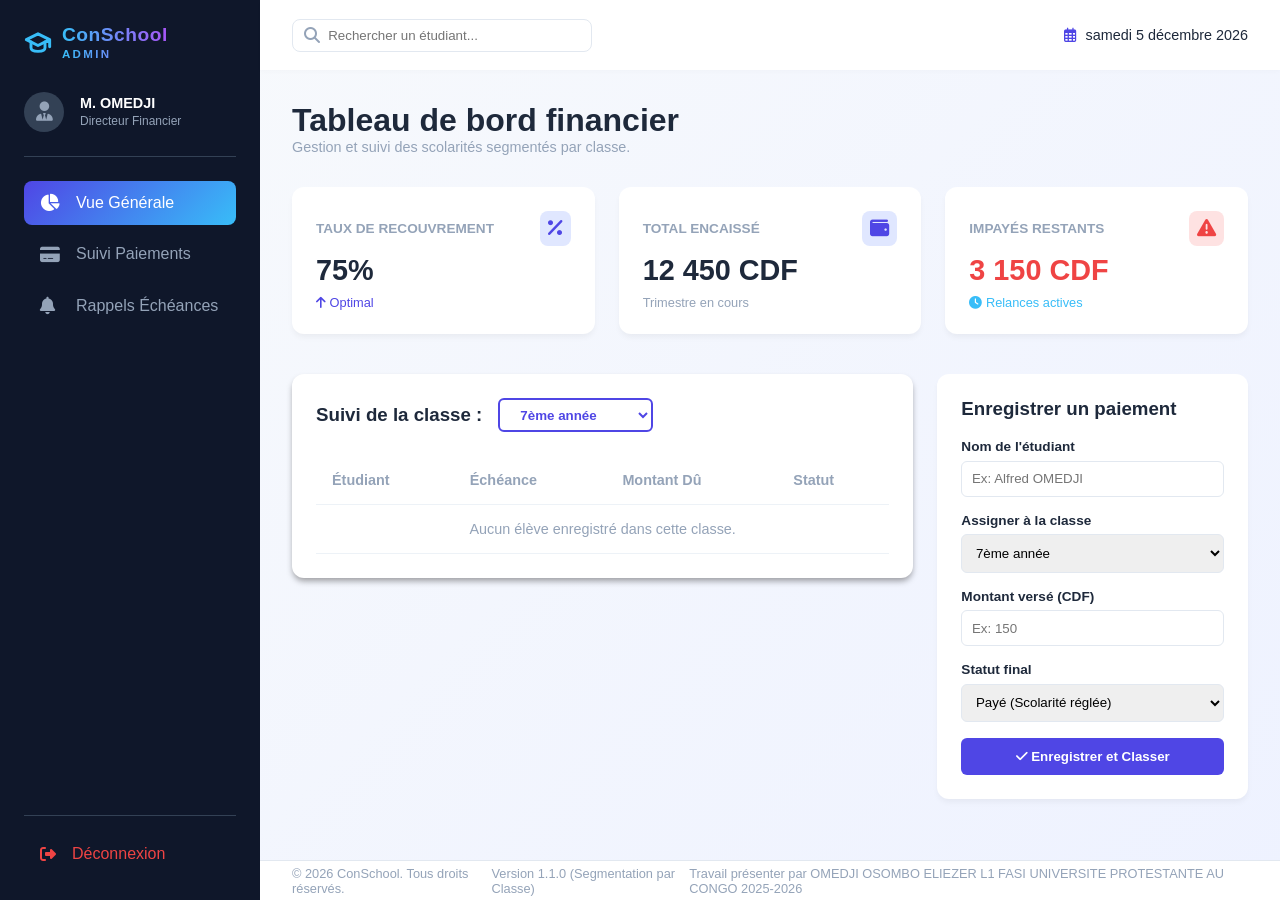
<file: admin.html>
<!DOCTYPE html>
<html lang="fr">
<head>
    <meta charset="UTF-8">
    <meta name="viewport" content="width=device-width, initial-scale=1.0">
    <title>ConSchool Admin - Gestion Financière</title>
    <link rel="stylesheet" href="https://cdnjs.cloudflare.com/ajax/libs/font-awesome/6.4.0/css/all.min.css">
    <link rel="stylesheet" href="admin.css">
</head>
<body>

    <div class="dashboard-container">
        
        <aside class="sidebar">
            <div class="sidebar-brand">
                <a href="index.html" class="site-logo" aria-label="ConSchool Admin">
                    <svg class="logo-icon" width="28" height="28" viewBox="0 0 24 24" fill="none" stroke="currentColor" stroke-width="2.5" stroke-linecap="round" stroke-linejoin="round">
                        <path d="M22 10v6M2 10l10-5 10 5-10 5z"></path>
                        <path d="M6 12v5c0 2 2 3 6 3s6-1 6-3v-5"></path>
                    </svg>
                    <div class="logo-text">Con<span class="logo-accent">School</span><span class="logo-subtitle">Admin</span></div>
                </a>
            </div>
            <div class="sidebar-user">
                <div class="user-avatar"><i class="fas fa-user-tie"></i></div>
                <div class="user-info">
                    <h4>M. OMEDJI</h4>
                    <small>Directeur Financier</small>
                </div>
            </div>
            <nav>
                <ul class="sidebar-menu">
                    <li class="active"><a href="#"><i class="fas fa-chart-pie"></i> Vue Générale</a></li>
                    <li><a href="#"><i class="fas fa-credit-card"></i> Suivi Paiements</a></li>
                    <li><a href="#"><i class="fas fa-bell"></i> Rappels Échéances</a></li>
                </ul>
            </nav>
            <div class="sidebar-footer">
                <a href="index.html" class="logout-btn"><i class="fas fa-sign-out-alt"></i> Déconnexion</a>
            </div>
        </aside>

        <header class="topbar">
            <div class="search-box">
                <i class="fas fa-search search-icon"></i>
                <input type="text" id="searchStudent" placeholder="Rechercher un étudiant...">
            </div>
            <div class="date-info">
                <i class="far fa-calendar-alt"></i> <span id="currentDate"></span>
            </div>
        </header>

        <main class="main-content">
            <div class="page-header">
                <h1>Tableau de bord financier</h1>
                <p style="color: var(--text-light); font-size: 0.9rem;">Gestion et suivi des scolarités segmentés par classe.</p>
            </div>

            <section class="finance-cards">
                <div class="card">
                    <div class="card-header-box">
                        <span class="card-title">Taux de Recouvrement</span>
                        <i class="fas fa-percentage card-icon icon-blue"></i>
                    </div>
                    <span class="card-amount" id="recoveryRate">75%</span>
                    <span class="card-status" style="color: var(--color-success)"><i class="fas fa-arrow-up"></i> Optimal</span>
                </div>
                <div class="card">
                    <div class="card-header-box">
                        <span class="card-title">Total Encaissé</span>
                        <i class="fas fa-wallet card-icon icon-green"></i>
                    </div>
                    <span class="card-amount" id="totalEncaisse">12 450 CDF</span>
                    <span class="card-status" style="color: var(--text-light)">Trimestre en cours</span>
                </div>
                <div class="card">
                    <div class="card-header-box">
                        <span class="card-title">Impayés Restants</span>
                        <i class="fas fa-exclamation-triangle card-icon icon-red"></i>
                    </div>
                    <span class="card-amount" id="totalImpayes" style="color: var(--color-danger)">3 150 CDF</span>
                    <span class="card-status" style="color: var(--color-warning)"><i class="fas fa-clock"></i> Relances actives</span>
                </div>
            </section>

            <div class="management-section">
                
                <section class="table-container">
                    <div class="table-header-flex">
                        <h3>Suivi de la classe :</h3>
                        <select id="classFilter" class="class-selector">
                            <option value="7ème année">7ème année</option>
                            <option value="8ème année">8ème année</option>
                            <option value="1ère Humanité">1ère Humanité</option>
                            <option value="2ème Humanité">2ème Humanité</option>
                            <option value="3ème Humanité">3èmé Humanité</option>
                            <option value="4ème Humanité">4ème Humanité</option>
                        </select>
                    </div>

                    <table>
                        <thead>
                            <tr>
                                <th>Étudiant</th>
                                <th>Échéance</th>
                                <th>Montant Dû</th>
                                <th>Statut</th>
                            </tr>
                        </thead>
                        <tbody id="studentTableBody">
                            </tbody>
                    </table>
                </section>

                <section class="form-container">
                    <h3>Enregistrer un paiement</h3>
                    <form id="paymentForm">
                        <div class="form-group">
                            <label for="studentName">Nom de l'étudiant</label>
                            <input type="text" id="studentName" placeholder="Ex: Alfred OMEDJI" required>
                        </div>
                        <div class="form-group">
                            <label for="studentClass">Assigner à la classe</label>
                            <select id="studentClass">
                                <option value="7ème année">7ème année</option>
                                <option value="8ème année">8ème année</option>
                                <option value="1ère Humanité">1ère Humanité</option>
                                <option value="2ème Humanité">2ème Humanité</option>
                                <option value="3ème Hmanité">3ème Humanité</option>
                                <option value="4ème Humanité">4ème Humanité</option>
                            </select>
                        </div>
                        <div class="form-group">
                            <label for="paymentAmount">Montant versé (CDF)</label>
                            <input type="number" id="paymentAmount" placeholder="Ex: 150" required>
                        </div>
                        <div class="form-group">
                            <label for="paymentStatus">Statut final</label>
                            <select id="paymentStatus">
                                <option value="paid">Payé (Scolarité réglée)</option>
                                <option value="partial">Partiel (Reste à charge)</option>
                                <option value="unpaid">En retard (Impayé)</option>
                            </select>
                        </div>
                        <button type="submit" class="submit-btn">
                            <i class="fas fa-check"></i> Enregistrer et Classer
                        </button>
                    </form>
                </section>

            </div>
        </main>

        <footer class="main-footer">
            <p>&copy; 2026 ConSchool. Tous droits réservés.</p>
            <p>Version 1.1.0 (Segmentation par Classe)</p>
            <p>Travail présenter par OMEDJI OSOMBO ELIEZER L1 FASI UNIVERSITE PROTESTANTE AU CONGO 2025-2026</p>
        </footer>

    </div>

    <script src="admin.js"></script>
</body>
</html>
</file>
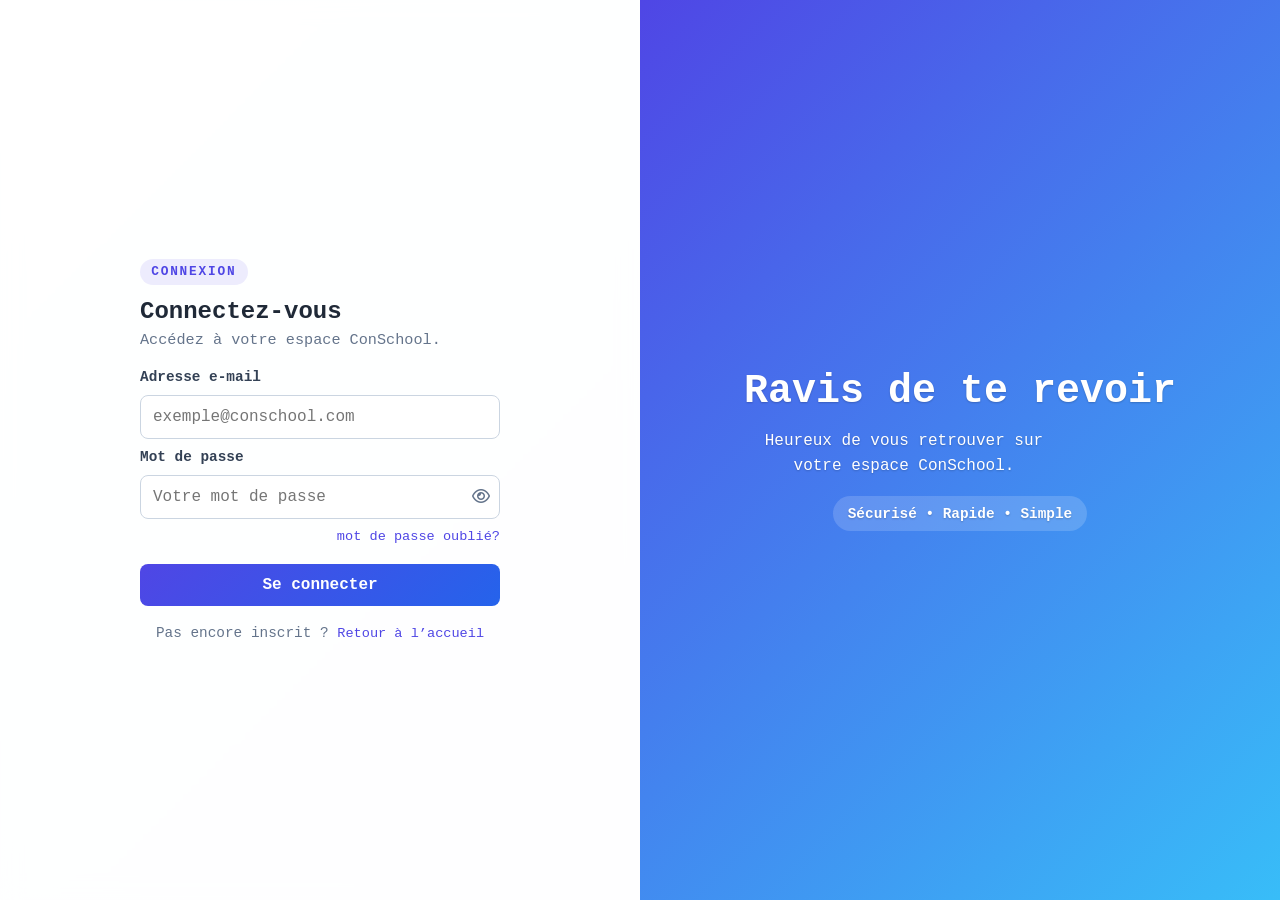
<file: Connection.html>
<!DOCTYPE html>
<html lang="fr">
<head>
    <meta charset="UTF-8">
    <meta name="viewport" content="width=device-width, initial-scale=1.0">
    <link rel="stylesheet" href="style2.css">
    <link rel="stylesheet" href="https://cdnjs.cloudflare.com/ajax/libs/font-awesome/6.4.0/css/all.min.css">
    <title>Connexion</title>
</head>
<body>
  <main class="login-container">
    <section class="form-pannel">
      <div class="id-ux">
        <div class="form-title">Connexion</div>
        <h2>Connectez-vous</h2>
        <p class="form-subtitle">Accédez à votre espace ConSchool.</p>
        <div class="input-id">
            <label for="email">Adresse e-mail</label>
            <input id="email" type="email" placeholder="exemple@conschool.com">
            <label for="password">Mot de passe</label>
            <div class="password-wrap">
                <input id="password" type="password" placeholder="Votre mot de passe">
                <button type="button" class="password-toggle" aria-label="Afficher le mot de passe" data-target="password">
                    <i class="fa-regular fa-eye"></i>
                </button>
            </div>
            <a href="#password">mot de passe oublié?</a>
            <button class="btn-login">Se connecter</button>
            <p class="form-switch">
              Pas encore inscrit ?
              <a href="index.html">Retour à l’accueil</a>
            </p>
        </div>
      </div>
    </section>

    <section class="welcome-pannel">
        <div class="welcome-content">
            <h2>Ravis de te revoir</h2>
            <p>Heureux de vous retrouver sur votre espace ConSchool.</p>
            <div class="welcome-badge">Sécurisé • Rapide • Simple</div>
        </div>
    </section>
  </main>
  <script src="script.js"></script>
</body>
</html>
</file>
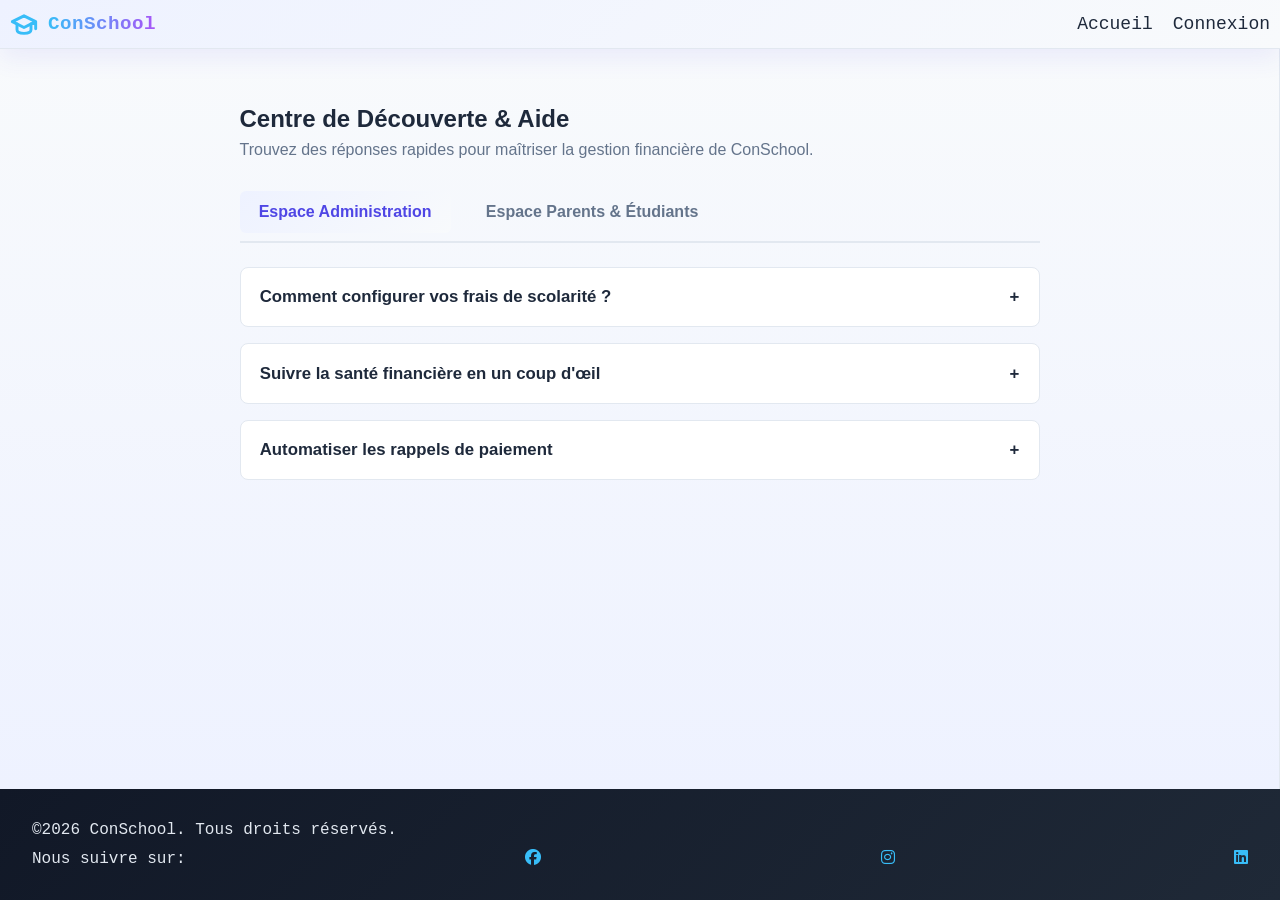
<file: decouvert.html>
<!DOCTYPE html>
<html lang="fr">
<head>
    <meta charset="UTF-8">
    <meta name="viewport" content="width=device-width, initial-scale=1.0">
    <link rel="stylesheet" href="https://cdnjs.cloudflare.com/ajax/libs/font-awesome/6.4.0/css/all.min.css">
    <link rel="stylesheet" href="style3.css">
    <script src="aide.js"></script>
    <title>Decouverte</title>
</head>
<body>
    <nav>
        <a href="index.html" class="site-logo" aria-label="ConSchool">
            <svg class="logo-icon" width="28" height="28" viewBox="0 0 24 24" fill="none" stroke="currentColor" stroke-width="2.5" stroke-linecap="round" stroke-linejoin="round">
                <path d="M22 10v6M2 10l10-5 10 5-10 5z"></path>
                <path d="M6 12v5c0 2 2 3 6 3s6-1 6-3v-5"></path>
            </svg>
            <div class="logo-text">Con<span class="logo-accent">School</span></div>
        </a>
        <div class="nav-container">
            <ul>
                <li><a href="index.html">Accueil</a></li>
                <li><a href="Connection.html">Connexion</a></li>
            </ul>
        </div>
    </nav>
    <aside>
        <div class="help-section">
  <div class="help-header">
    <h2>Centre de Découverte & Aide</h2>
    <p>Trouvez des réponses rapides pour maîtriser la gestion financière de ConSchool.</p>
  </div>

  <!-- Système d'onglets pour basculer selon le profil -->
  <div class="tabs-container">
    <button class="tab-btn active" data-tab="admin">Espace Administration</button>
    <button class="tab-btn" data-tab="parents">Espace Parents & Étudiants</button>
  </div>

  <!-- CONTENU : VUE ADMINISTRATION -->
  <div id="admin" class="tab-content active">
    
    <div class="accordion-item">
      <button class="accordion-header">Comment configurer vos frais de scolarité ? <span class="icon">+</span></button>
      <div class="accordion-body">
        <p>Rendez-vous dans vos paramètres financiers pour définir vos grilles tarifaires (par classe, niveau ou option). Le système générera automatiquement les factures globales pour l'année en une seule fois.</p>
      </div>
    </div>

    <div class="accordion-item">
      <button class="accordion-header">Suivre la santé financière en un coup d'œil <span class="icon">+</span></button>
      <div class="accordion-body">
        <p>Votre tableau de bord centralise les paiements reçus, les promesses de virement et les retards. Utilisez les filtres avancés pour exporter vos rapports financiers au format Excel ou PDF.</p>
      </div>
    </div>

    <div class="accordion-item">
      <button class="accordion-header">Automatiser les rappels de paiement <span class="icon">+</span></button>
      <div class="accordion-body">
        <p>Plus besoin de courir après les relances manuelles. Activez l'envoi automatique de notifications par e-mail ou SMS directement depuis l'onglet des impayés pour alerter les familles en retard.</p>
      </div>
    </div>

  </div>

  <!-- CONTENU : VUE PARENTS / ÉTUDIANTS -->
  <div id="parents" class="tab-content">
    
    <div class="accordion-item">
      <button class="accordion-header">Comment régler vos frais de scolarité en ligne ? <span class="icon">+</span></button>
      <div class="accordion-body">
        <p>Cliquez sur le bouton "Payer ma facture", choisissez votre mode de règlement sécurisé (Carte bancaire, Mobile Money ou Virement) et recevez instantanément votre reçu officiel par e-mail.</p>
      </div>
    </div>

    <div class="accordion-item">
      <button class="accordion-header">Consulter votre calendrier d'échéances <span class="icon">+</span></button>
      <div class="accordion-body">
        <p>Accédez à l'onglet "Échéancier" pour voir vos prochaines mensualités à venir. Cela vous permet de planifier votre budget familial en toute sérénité, sans mauvaise surprise.</p>
      </div>
    </div>

    <div class="accordion-item">
      <button class="accordion-header">Télécharger vos reçus et attestations <span class="icon">+</span></button>
      <div class="accordion-body">
        <p>Besoin d'un justificatif pour votre employeur ou pour les impôts ? Retrouvez l'historique complet de vos paiements passés et téléchargez vos documents officiels signés en un clic.</p>
      </div>
    </div>

  </div>
</div>
    </aside>
    <footer>
  <p>©<span id="year"></span> ConSchool. Tous droits réservés.</p>
        <div class="footer-social">
             <p>Nous suivre sur:</p>
                <a href=""><i class="fa-brands fa-facebook"></i></a>
                <a href=""><i class="fa-brands fa-instagram"></i></a>
                <a href=""><i class="fa-brands fa-linkedin"></i></a>
        </div>
  
        <script>
  document.getElementById("year").textContent = new Date().getFullYear();
        </script>
    </footer>
</body>
</html>
</file>
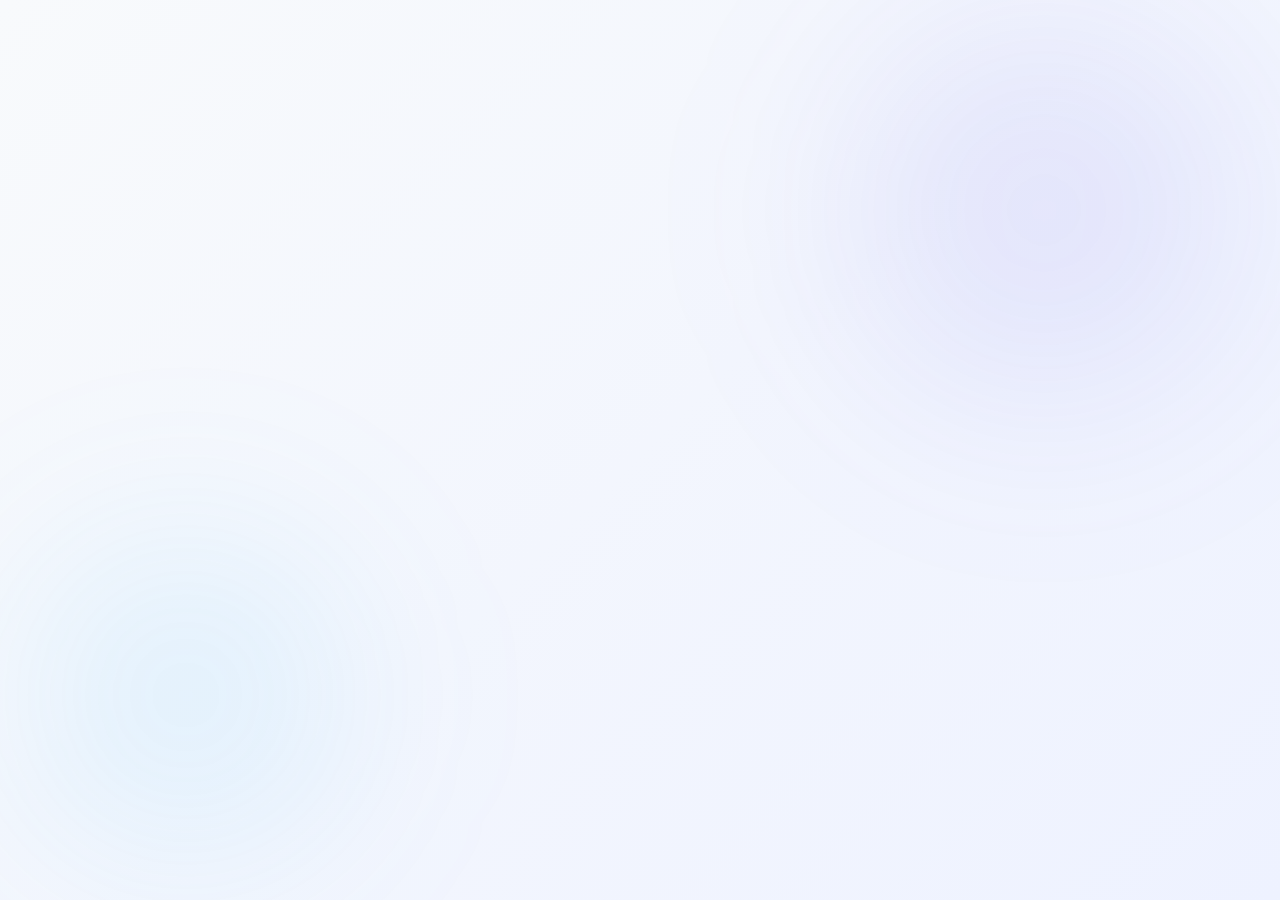
<file: eleve.html>
<!DOCTYPE html>
<html lang="en">
<head>
    <meta charset="UTF-8">
    <meta name="viewport" content="width=device-width, initial-scale=1.0">
    <link rel="stylesheet" href="élève.css">
    <title>Document</title>
</head>
<body>
    <nav></nav>
    <header></header>
    <aside></aside>
    <main></main>
    <footer></footer>
</body>
</html>
</file>
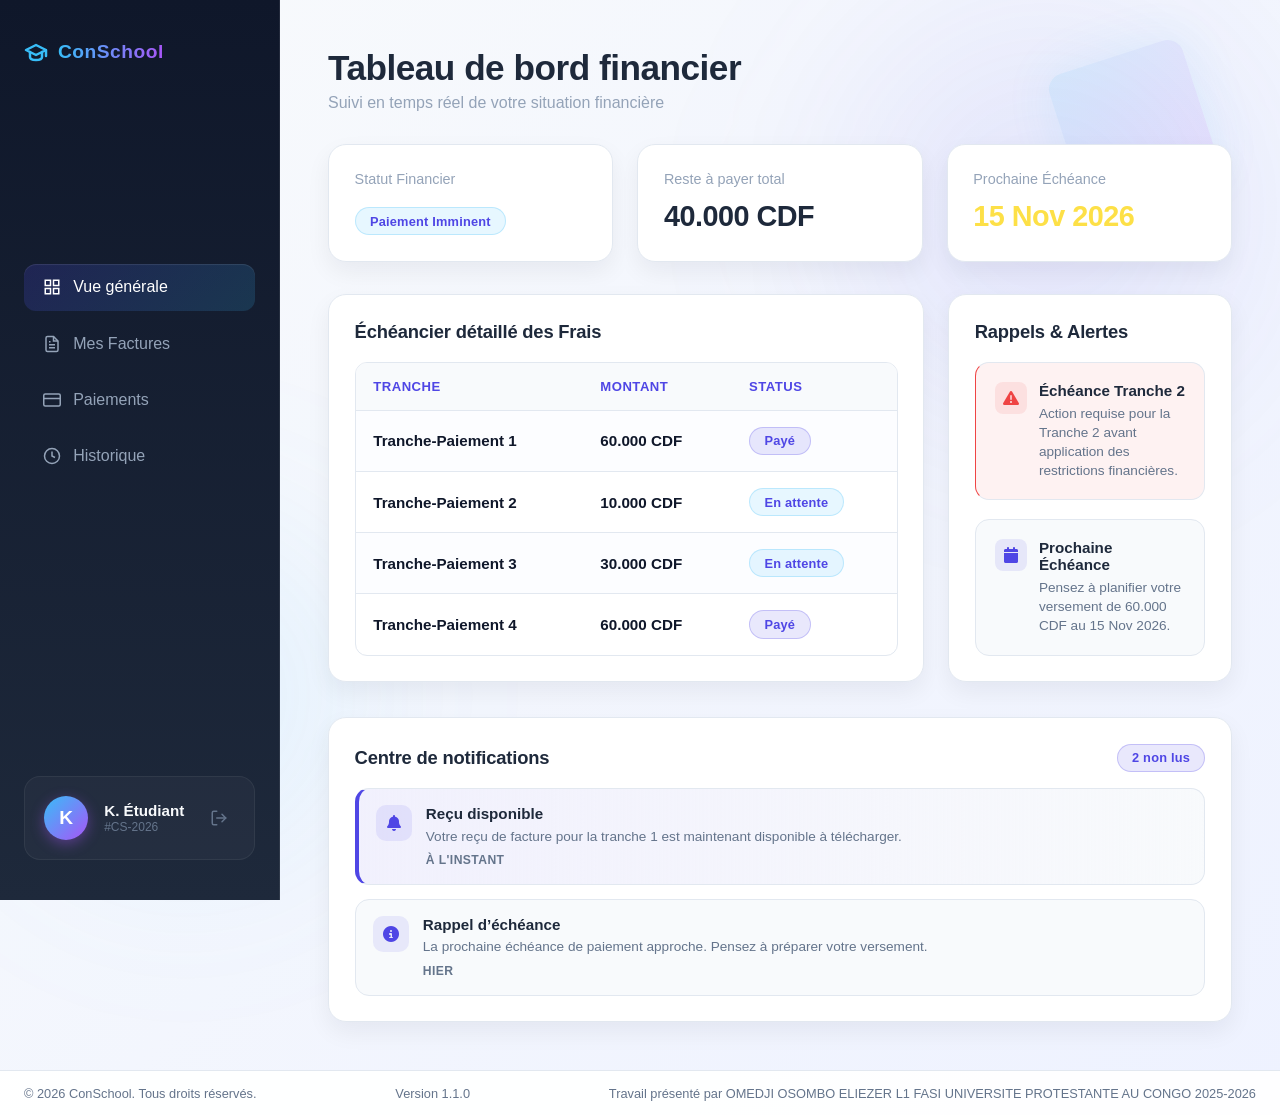
<file: student.html>
<!DOCTYPE html>
<html lang="fr">
<head>
    <meta charset="UTF-8">
    <meta name="viewport" content="width=device-width, initial-scale=1.0">
    <title>ConSchool - Espace Étudiant</title>
    <link rel="stylesheet" href="élève.css">
    <link rel="stylesheet" href="https://cdnjs.cloudflare.com/ajax/libs/font-awesome/6.4.0/css/all.min.css">
</head>
<body>

    <!-- CRISTAUX ET LUMIÈRES GÉOMÉTRIQUES -->
    <div class="bg-shapes">
        <div class="shape shape-1"></div>
        <div class="shape shape-2"></div>
    </div>

    <!-- MAIN DASHBOARD HOLDER -->
    <div class="dashboard-container">
        
        <!-- SIDEBAR NAVIGATION -->
        <aside class="sidebar">
            <div class="logo-area">
                <svg class="logo-icon" width="28" height="28" viewBox="0 0 24 24" fill="none" stroke="currentColor" stroke-width="2.5" stroke-linecap="round" stroke-linejoin="round"><path d="M22 10v6M2 10l10-5 10 5-10 5z"></path><path d="M6 12v5c0 2 2 3 6 3s6-1 6-3v-5"></path></svg>
                <div class="logo-text">ConSchool</div>
            </div>
            
            <nav class="nav-menu">
                <a href="student-dashboard.html" class="nav-link active">
                    <svg viewBox="0 0 24 24" fill="none" stroke="currentColor" stroke-width="2"><rect x="3" y="3" width="7" height="7"></rect><rect x="14" y="3" width="7" height="7"></rect><rect x="14" y="14" width="7" height="7"></rect><rect x="3" y="14" width="7" height="7"></rect></svg>
                    Vue générale
                </a>
                <a href="#" class="nav-link">
                    <svg viewBox="0 0 24 24" fill="none" stroke="currentColor" stroke-width="2"><path d="M14 2H6a2 2 0 0 0-2 2v16a2 2 0 0 0 2 2h12a2 2 0 0 0 2-2V8z"></path><polyline points="14 2 14 8 20 8"></polyline><line x1="16" y1="13" x2="8" y2="13"></line><line x1="16" y1="17" x2="8" y2="17"></line><polyline points="10 9 9 9 8 9"></polyline></svg>
                    Mes Factures
                </a>
                <a href="#" class="nav-link">
                    <svg viewBox="0 0 24 24" fill="none" stroke="currentColor" stroke-width="2"><rect x="1" y="4" width="22" height="16" rx="2" ry="2"></rect><line x1="1" y1="10" x2="23" y2="10"></line></svg>
                    Paiements
                </a>
                <a href="#" class="nav-link">
                    <svg viewBox="0 0 24 24" fill="none" stroke="currentColor" stroke-width="2"><circle cx="12" cy="12" r="10"></circle><polyline points="12 6 12 12 16 14"></polyline></svg>
                    Historique
                </a>
            </nav>

            <!-- ESPACE COMPTE ÉTUDIANT -->
            <div class="sidebar-profile">
                <div class="profile-avatar">K</div>
                <div class="profile-info">
                    <h4 class="profile-name">K. Étudiant</h4>
                    <span class="profile-id">#CS-2026</span>
                </div>
                <a href="index.html" class="logout-btn" title="Déconnexion">
                    <svg width="18" height="18" viewBox="0 0 24 24" fill="none" stroke="currentColor" stroke-width="2" stroke-linecap="round" stroke-linejoin="round">
                        <path d="M9 21H5a2 2 0 0 1-2-2V5a2 2 0 0 1 2-2h4"></path><polyline points="16 17 21 12 16 7"></polyline><line x1="21" y1="12" x2="9" y2="12"></line></svg>
                </a>
            </div>
        </aside>

        <!-- CONTENU PRINCIPAL -->
        <main class="main-content">

                <button class="menu-toggle" id="menuToggle">
                    <i class="fas fa-bars"></i> <!-- Icône Font Awesome que tu as déjà dans ton projet -->
                </button>
            
            <header class="main-header">
                <h1>Tableau de bord financier</h1>
                <p>Suivi en temps réel de votre situation financière</p>
            </header>

            <!-- CARTES DE STATUT SUPERIEURES -->
            <section class="kpi-grid">
                <div class="card">
                    <div class="kpi-title">Statut Financier</div>
                    <div class="kpi-value"><span class="badge warning">Paiement Imminent</span></div>
                </div>
                <div class="card">
                    <div class="kpi-title">Reste à payer total</div>
                    <div class="kpi-value">40.000 CDF</div>
                </div>
                <div class="card">
                    <div class="kpi-title">Prochaine Échéance</div>
                    <div class="kpi-value" style="color: #fde047;">15 Nov 2026</div>
                </div>
            </section>

            <!-- CONTENU CENTRAL -->
            <section class="content-grid">
                
                <!-- Tableau des échéances -->
                <div class="card">
                    <h3 class="card-title">Échéancier détaillé des Frais</h3>
                    <div class="table-container">
                        <table>
                            <thead>
                                <tr>
                                    <th>Tranche</th>
                                    <th>Montant</th>
                                    <th>Status</th>
                                </tr>
                            </thead>
                            <tbody>
                                <tr>
                                    <td>Tranche-Paiement 1</td>
                                    <td>60.000 CDF</td>
                                    <td><span class="badge success">Payé</span></td>
                                </tr>
                                <tr>
                                    <td>Tranche-Paiement 2</td>
                                    <td>10.000 CDF</td>
                                    <td><span class="badge warning">En attente</span></td>
                                </tr>
                                <tr>
                                    <td>Tranche-Paiement 3</td>
                                    <td>30.000 CDF</td>
                                    <td><span class="badge warning">En attente</span></td>
                                </tr>
                                <tr>
                                    <td>Tranche-Paiement 4</td>
                                    <td>60.000 CDF</td>
                                    <td><span class="badge success">Payé</span></td>
                                </tr>
                            </tbody>
                        </table>
                    </div>
                </div>

                <!-- Panneau d'alertes -->
                <div class="card">
                    <h3 class="card-title">Rappels & Alertes</h3>
                    <div class="alerts-list">
                        <div class="alert-item urgent">
                            <div class="alert-icon"><i class="fa-solid fa-triangle-exclamation"></i></div>
                            <div class="alert-content">
                                <h4>Échéance Tranche 2</h4>
                                <p>Action requise pour la Tranche 2 avant application des restrictions financières.</p>
                            </div>
                        </div>
                        <div class="alert-item">
                            <div class="alert-icon"><i class="fa-solid fa-calendar"></i></div>
                            <div class="alert-content">
                                <h4>Prochaine Échéance</h4>
                                <p>Pensez à planifier votre versement de 60.000 CDF au 15 Nov 2026.</p>
                            </div>
                        </div>
                    </div>
                </div>

            </section>

            <section class="notifications-wrapper">
                <div class="card">
                    <div class="card-header">
                        <h3 class="card-title">Centre de notifications</h3>
                        <span class="badge success">2 non lus</span>
                    </div>
                    <div class="notifications-list">
                        <div class="notification-item unread">
                            <div class="notification-icon"><i class="fa-solid fa-bell"></i></div>
                            <div class="notification-content">
                                <h4>Reçu disponible</h4>
                                <p>Votre reçu de facture pour la tranche 1 est maintenant disponible à télécharger.</p>
                                <span class="notification-meta">À l'instant</span>
                            </div>
                        </div>
                        <div class="notification-item">
                            <div class="notification-icon"><i class="fa-solid fa-circle-info"></i></div>
                            <div class="notification-content">
                                <h4>Rappel d’échéance</h4>
                                <p>La prochaine échéance de paiement approche. Pensez à préparer votre versement.</p>
                                <span class="notification-meta">Hier</span>
                            </div>
                        </div>
                    </div>
                </div>
            </section>
        </main>
    </div>

    <footer class="main-footer">
        <p>&copy; 2026 ConSchool. Tous droits réservés.</p>
        <p>Version 1.1.0</p>
        <p>Travail présenté par OMEDJI OSOMBO ELIEZER L1 FASI UNIVERSITE PROTESTANTE AU CONGO 2025-2026</p>
    </footer>

 <script src="student.js"></script>
</body>
</html>
</file>
<file: admin.css>
:root {
    --bg-primary: #f8fafc;
    --bg-sidebar: #0f172a;
    --text-main: #1e293b;
    --text-light: #94a3b8;
    --white: #ffffff;
    --color-success: #4f46e5;
    --bg-success: #e0e7ff;
    --color-danger: #ef4444;
    --bg-danger: #fee2e2;
    --color-warning: #38bdf8;
    --bg-warning: #e0f2fe;
    --primary: #4f46e5;
    --primary-hover: #4338ca;
    --accent: #38bdf8;
    --accent-2: #a855f7;
}

.site-logo {
    display: inline-flex;
    align-items: center;
    gap: 10px;
    text-decoration: none;
    color: inherit;
}
.site-logo .logo-icon {
    color: #38bdf8;
    flex-shrink: 0;
}
.site-logo .logo-text {
    font-size: 1.2rem;
    font-weight: 800;
    letter-spacing: 0.5px;
    background: linear-gradient(to right, #38bdf8, #a855f7);
    -webkit-background-clip: text;
    -webkit-text-fill-color: transparent;
}
.site-logo .logo-accent {
    color: #a855f7;
}
.site-logo .logo-subtitle {
    display: block;
    font-size: 0.72rem;
    font-weight: 700;
    letter-spacing: 0.2em;
    text-transform: uppercase;
    color: #94a3b8;
    margin-top: 2px;
}

* {
    margin: 0;
    padding: 0;
    box-sizing: border-box;
    font-family: 'Segoe UI', Tahoma, Geneva, Verdana, sans-serif;
}

body {
    background: linear-gradient(135deg, #f8fafc 0%, #eef2ff 100%);
    color: var(--text-main);
    overflow: hidden;
}

.dashboard-container {
    display: grid;
    grid-template-columns: 260px 1fr;
    grid-template-rows: 70px 1fr 40px;
    grid-template-areas: 
        "sidebar topbar"
        "sidebar main"
        "sidebar footer";
    height: 100vh;
}

/* SIDEBAR */
.sidebar {
    grid-area: sidebar;
    background-color: var(--bg-sidebar);
    color: var(--white);
    display: flex;
    flex-direction: column;
    padding: 1.5rem;
}

.sidebar-brand { margin-bottom: 2rem; }
.sidebar-brand h2 { font-size: 1.4rem; font-weight: 700; }
.sidebar-brand span { color: var(--primary); }

.sidebar-user {
    display: flex;
    align-items: center;
    gap: 1rem;
    padding-bottom: 1.5rem;
    border-bottom: 1px solid #334155;
    margin-bottom: 1.5rem;
}

.user-avatar {
    font-size: 1.2rem;
    background: #334155;
    border-radius: 50%;
    width: 40px;
    height: 40px;
    display: flex;
    align-items: center;
    justify-content: center;
    color: var(--text-light);
}

.user-info h4 { font-size: 0.9rem; }
.user-info small { color: var(--text-light); font-size: 0.75rem; }

.sidebar-menu { list-style: none; }
.sidebar-menu li { margin-bottom: 0.5rem; }
.sidebar-menu a {
    display: flex;
    align-items: center;
    gap: 1rem;
    color: #94a3b8;
    text-decoration: none;
    padding: 0.8rem 1rem;
    border-radius: 8px;
    transition: all 0.3s ease;
}
.sidebar-menu a i { width: 20px; font-size: 1.1rem; }
.sidebar-menu li.active a, .sidebar-menu a:hover {
    background: linear-gradient(135deg, var(--primary), var(--accent));
    color: var(--white);
}

.sidebar-footer { margin-top: auto; border-top: 1px solid #334155; padding-top: 1rem; }
.logout-btn { display: flex; align-items: center; gap: 1rem; color: #ef4444; text-decoration: none; padding: 0.8rem 1rem; }

/* TOPBAR */
.topbar {
    grid-area: topbar;
    background-color: var(--white);
    display: flex;
    align-items: center;
    justify-content: space-between;
    padding: 0 2rem;
    box-shadow: 0 2px 4px rgba(0,0,0,0.02);
}

.search-box { position: relative; display: flex; align-items: center; }
.search-icon { position: absolute; left: 12px; color: var(--text-light); }
.search-box input {
    padding: 0.5rem 1rem 0.5rem 2.2rem;
    border: 1px solid #e2e8f0;
    border-radius: 8px;
    width: 300px;
    outline: none;
}
.date-info { font-size: 0.9rem; font-weight: 500; }
.date-info i { color: var(--primary); margin-right: 5px; }

/* MAIN CONTENT */
.main-content { grid-area: main; padding: 2rem; overflow-y: auto; }
.page-header { margin-bottom: 2rem; }

.finance-cards {
    display: grid;
    grid-template-columns: repeat(auto-fit, minmax(240px, 1fr));
    gap: 1.5rem;
    margin-bottom: 2.5rem;
}

.card {
    background-color: var(--white);
    padding: 1.5rem;
    border-radius: 12px;
    box-shadow: 0 4px 6px -1px rgba(0,0,0,0.05);
    display: flex;
    flex-direction: column;
    gap: 0.5rem;
}

.card-header-box { display: flex; justify-content: space-between; align-items: center; }
.card-title { font-size: 0.85rem; color: var(--text-light); text-transform: uppercase; font-weight: 600; }
.card-icon { font-size: 1.2rem; padding: 0.5rem; border-radius: 8px; }
.icon-blue { color: var(--primary); background: #e0e7ff; }
.icon-green { color: var(--color-success); background: var(--bg-success); }
.icon-red { color: var(--color-danger); background: var(--bg-danger); }
.card-amount { font-size: 1.8rem; font-weight: 700; }
.card-status { font-size: 0.8rem; font-weight: 500; }

.management-section {
    display: grid;
    grid-template-columns: 2fr 1fr;
    gap: 1.5rem;
    align-items: start;
}

/* TABLEAU ET FILTRE DE CLASSE */
.table-container {
    background-color: var(--white);
    padding: 1.5rem;
    border-radius: 12px;
    box-shadow: 0 4px 6px -1px rgba(5, 4, 4, 0.374);
}

.table-header-flex {
    display: flex;
    align-items: center;
    gap: 1rem;
    margin-bottom: 1.5rem;
}

.class-selector {
    padding: 0.4rem 1rem;
    border: 2px solid var(--primary);
    border-radius: 6px;
    background-color: var(--white);
    color: var(--primary);
    font-weight: 600;
    outline: none;
    cursor: pointer;
}

table { width: 100%; border-collapse: collapse; text-align: left; }
th, td { padding: 1rem; border-bottom: 1px solid #edf2f7; font-size: 0.9rem; }
th { color: var(--text-light); font-weight: 600; }

.badge { display: inline-flex; padding: 0.25rem 0.75rem; border-radius: 50px; font-size: 0.8rem; font-weight: 600; }
.badge.paid { color: var(--color-success); background-color: var(--bg-success); }
.badge.unpaid { color: var(--color-danger); background-color: var(--bg-danger); }
.badge.partial { color: var(--color-warning); background-color: var(--bg-warning); }

/* FORMULAIRE */
.form-container {
    background-color: var(--white);
    padding: 1.5rem;
    border-radius: 12px;
    box-shadow: 0 4px 6px -1px rgba(0,0,0,0.05);
}
.form-container h3 { margin-bottom: 1.2rem; }
.form-group { display: flex; flex-direction: column; gap: 0.4rem; margin-bottom: 1rem; }
.form-group label { font-size: 0.85rem; font-weight: 600; color: var(--text-main); }
.form-group input, .form-group select { padding: 0.6rem; border: 1px solid #e2e8f0; border-radius: 6px; outline: none; }

.submit-btn {
    background-color: var(--primary);
    color: var(--white);
    border: none;
    padding: 0.7rem;
    border-radius: 6px;
    font-weight: 600;
    cursor: pointer;
    width: 100%;
    transition: background 0.2s ease;
}
.submit-btn:hover { background-color: var(--primary-hover); }

.main-footer {
    grid-area: footer;
    background-color: var(--white);
    border-top: 1px solid #e2e8f0;
    display: flex;
    align-items: center;
    justify-content: space-between;
    padding: 0 2rem;
    font-size: 0.8rem;
    color: var(--text-light);
}

/*responsive pour telephon*/
@media (max-width: 600px) {
    
    /* 1. Déblocage du scroll vertical de la page */
    body {
        overflow-y: auto !important;
        overflow-x: hidden !important;
        height: auto;
    }

    .dashboard-container {
        display: flex;
        flex-direction: column;
        height: auto;
        overflow: visible;
    }

    /* 2. Menu horizontal compact en haut */
    .sidebar { 
        padding: 1rem; 
    }
    .sidebar-user, .sidebar-footer { 
        display: none; /* Cache les détails inutiles sur mobile */
    }
    .sidebar-menu { 
        display: flex; 
        justify-content: space-between; 
        gap: 0.5rem; 
    }
    .sidebar-menu a { 
        padding: 0.6rem; 
        font-size: 0.85rem; 
        justify-content: center; 
    }

    /* 3. Barre de recherche et date l'un sous l'autre */
    .topbar { 
        flex-direction: column; 
        gap: 0.8rem; 
        padding: 1rem; 
        height: auto; 
    }
    .search-box, .search-box input { 
        width: 100%; 
    }

    /* 4. Le Slider horizontal pour les cartes financières */
    .finance-cards {
        display: flex !important;
        flex-direction: row !important;
        overflow-x: auto !important; /* Déclenche le glissement horizontal */
        scroll-snap-type: x mandatory; /* Aimante les cartes au centre */
        gap: 1rem;
        padding: 0.5rem 1rem 1rem 1rem;
        margin-left: -1rem; /* Aligne le glissement avec les bords physiques de l'écran */
        margin-right: -1rem;
        scrollbar-width: none; /* Cache la barre sur Firefox */
    }
    .finance-cards::-webkit-scrollbar {
        display: none; /* Cache la barre sur Chrome/Safari */
    }

    .finance-cards .card {
        min-width: 82vw; /* Laisse deviner la carte suivante pour inciter à glisser */
        flex-shrink: 0;  /* Empêche les cartes de se faire écraser */
        scroll-snap-align: center;
    }

    /* 5. Alignement vertical du tableau et du formulaire */
    .management-section {
        display: flex;
        flex-direction: column;
        gap: 1.5rem;
    }

    /* Protection anti-débordement pour le tableau */
    .responsive-table {
        overflow-x: auto;
        width: 100%;
        -webkit-overflow-scrolling: touch;
    }

    /* Footer en colonne */
    .main-footer { 
        flex-direction: column; 
        gap: 0.5rem; 
        padding: 1rem; 
        text-align: center; 
    }
}
</file>
<file: style2.css>
* {
    margin: 0;
    padding: 0;
    box-sizing: border-box;
    font-family:'Courier New', Courier, monospace;
}
html, body {
    height: 100%;
}
body {
    min-height: 100vh;
    background: linear-gradient(135deg, #f8fafc 0%, #eef2ff 100%);
    color: #1f2937;
    overflow-x: hidden;
}
:root {
    --primary: #4f46e5;
    --primary-2: #2563eb;
    --accent: #38bdf8;
    --accent-2: #a855f7;
    --bg-soft: #f8fafc;
    --text-main: #1e293b;
    --text-muted: #64748b;
    --border: #e2e8f0;
}
.login-container{
    display: grid;
    grid-template-columns: 1fr 1fr;
    min-height: 100vh;
    width: 100%;
    align-items: stretch;
}
.form-pannel, .welcome-pannel{
    display: flex;
    flex-direction: column;
    justify-content: center;
    align-items: center;
    padding: 40px;
}
.form-pannel {
    background: rgba(255, 255, 255, 0.9);
    backdrop-filter: blur(10px);
}
.id-ux {
    width: min(100%, 360px);
}
.form-title {
    display: inline-block;
    padding: 0.35rem 0.7rem;
    margin-bottom: 0.8rem;
    border-radius: 999px;
    background: rgba(79, 70, 229, 0.1);
    color: var(--primary);
    font-size: 0.8rem;
    font-weight: 700;
    letter-spacing: 0.14em;
    text-transform: uppercase;
}
.form-subtitle {
    margin: 0.4rem 0 1rem;
    color: #64748b;
    font-size: 0.95rem;
}
.welcome-pannel{
    background: linear-gradient(135deg, var(--primary), var(--accent));
    color: #fff;
    text-align: center;
    text-shadow: 0 1px 2px rgba(0,0,0,0.2);
}
.welcome-pannel h2{
    font-size: 2.5rem;
    margin-bottom: 15px;
}
.welcome-content p {
    max-width: 320px;
    line-height: 1.6;
}
.welcome-badge {
    display: inline-block;
    margin-top: 1rem;
    padding: 0.6rem 0.9rem;
    border-radius: 999px;
    background: rgba(255,255,255,0.16);
    font-size: 0.9rem;
    font-weight: 700;
}

.input-id {
    display: flex;
    flex-direction: column; 
    width: 100%;
    gap: 10px;
    margin-top: 20px;
}
.input-id label {
    font-size: 0.9rem;
    font-weight: 700;
    color: #334155;
}
.input-id input {
    width: 100%;
    padding: 12px;
    border: 1px solid #cbd5e1;
    border-radius: 8px;     
    font-size: 1rem;
    box-sizing: border-box;
    outline: none;
}
.password-wrap {
    position: relative;
}
.password-wrap input {
    padding-right: 44px;
}
.password-toggle {
    position: absolute;
    right: 10px;
    top: 50%;
    transform: translateY(-50%);
    border: none;
    background: transparent;
    color: #64748b;
    cursor: pointer;
    font-size: 1rem;
}
.input-id input:focus {
    border-color: var(--primary);
    box-shadow: 0 0 0 3px rgba(79, 70, 229, 0.15);
}
.input-id a {
    font-size: 0.85rem;
    color: #4f46e5;
    text-decoration: none;
    align-self: flex-end;   
}
.input-id a:hover {
    text-decoration: underline;
}
.form-switch {
    margin-top: 0.6rem;
    text-align: center;
    font-size: 0.9rem;
    color: #64748b;
}
.form-switch a {
    align-self: center;
    color: #4f46e5;
}
.input-id .btn-login {
    width: 100%;
    padding: 12px;
    background: linear-gradient(135deg, var(--primary), var(--primary-2));
    border: none;
    color: white;
    border-radius: 8px;
    font-size: 1rem;
    cursor: pointer;
    font-weight: bold;
    margin-top: 10px;
    transition: transform 0.2s ease, box-shadow 0.2s ease;
}
.input-id .btn-login:hover {
    transform: translateY(-1px);
    box-shadow: 0 8px 20px rgba(79, 70, 229, 0.25);
}
@media (max-width: 600px){
    html, body {
        height: 100%;
        overflow: hidden;
    }
    body {
        min-height: 100vh;
    }
    .login-container{
        display: flex;
        flex-direction: column;
        min-height: 100vh;
        width: 100%;
    }
    .form-pannel, .welcome-pannel {
        padding: 28px 20px;
        min-height: 100vh;
        width: 100%;
    }
    .welcome-pannel{
        display: none;
    }
}
</file>
<file: style3.css>
*{
    margin: 0;
    padding: 0;
}
.site-logo {
    display: inline-flex;
    align-items: center;
    gap: 10px;
    text-decoration: none;
    color: inherit;
}
.site-logo .logo-icon {
    color: #38bdf8;
    flex-shrink: 0;
}
.site-logo .logo-text {
    font-size: 1.2rem;
    font-weight: 800;
    letter-spacing: 0.5px;
    background: linear-gradient(to right, #38bdf8, #a855f7);
    -webkit-background-clip: text;
    -webkit-text-fill-color: transparent;
}
.site-logo .logo-accent {
    color: #a855f7;
}
body{
    min-height: 100vh;
    background: linear-gradient(135deg, #f8fafc 0%, #eef2ff 100%);
    font-family: 'Courier New', Courier, monospace;
    color: #1e293b;

    display: grid;
    grid-template-columns: 300px 1fr;
    grid-template-rows: auto 1fr auto;
    grid-template-areas: 
    "navbar navbar"
    "sidebar sidebar"
    "sidebar footer";
}
nav{
    top: 0;
    position: sticky;
    grid-area: navbar;
    background: linear-gradient(135deg, #eef2ff 0%, #f8fafc 100%);
    color: var(--text-main);
    padding: 1em;
    border-bottom: 1px solid var(--border-color);
    box-shadow: 0 10px 25px rgba(79, 70, 229, 0.08);

    display: flex;
    justify-content: space-between;
    align-items: center;
    padding: 10px;
    position: sticky;
    z-index: 999;
}
.nav-container{
    display: flex;
    padding: 0;
    list-style: none;
}
nav ul{
    list-style: none;
    display: flex;
    gap: 20px;
}
nav ul li a{
    color: var(--text-main);
    text-decoration: none;
    font-size: 18px;
}
nav ul li a:hover{
    color: var(--primary-color);
}
aside{
    top: 0;
    grid-area: sidebar;
    background: linear-gradient(180deg, #f8fafc 0%, #eef2ff 100%);
    border-right: 1px solid var(--border-color);
}
main{
    grid-area: main;
}
footer{
    grid-area: footer;
    background: linear-gradient(135deg, #111827 0%, #1f2937 100%);
    color: #e2e8f0;
    padding: 2em;
}


:root {
  --primary-color: #4f46e5;
  --primary: #4f46e5;
  --primary-2: #2563eb;
  --accent: #38bdf8;
  --accent-2: #a855f7;
  --text-main: #1e293b;
  --text-muted: #64748b;
  --bg-light: #f8fafc;
  --bg-card: #ffffff;
  --border-color: #e2e8f0;
}

.help-section {
  max-width: 800px;
  margin: 2rem auto;
  padding: 1.5rem;
  font-family: 'Segoe UI', Tahoma, Geneva, Verdana, sans-serif;
}

.help-header h2 {
  color: var(--text-main);
  margin-bottom: 0.5rem;
}

.help-header p {
  color: var(--text-muted);
  margin-bottom: 2rem;
}

/* Onglets */
.tabs-container {
  display: flex;
  gap: 1rem;
  margin-bottom: 1.5rem;
  border-bottom: 2px solid var(--border-color);
  padding-bottom: 0.5rem;
}

.tab-btn {
  background: none;
  border: none;
  padding: 0.75rem 1.2rem;
  font-size: 1rem;
  font-weight: 600;
  color: var(--text-muted);
  cursor: pointer;
  transition: all 0.2s ease;
  border-radius: 6px;
}

.tab-btn:hover {
  background-color: var(--bg-light);
  color: var(--primary-color);
}

.tab-btn.active {
  color: var(--primary-color);
  background: linear-gradient(135deg, #eef2ff 0%, #f8fafc 100%);
}

/* Contenu des onglets */
.tab-content {
  display: none;
}

.tab-content.active {
  display: block;
}

/* Accordéon */
.accordion-item {
  border: 1px solid var(--border-color);
  border-radius: 8px;
  margin-bottom: 1rem;
  overflow: hidden;
  background: var(--bg-card);
  transition: box-shadow 0.2s ease;
}

.accordion-item:hover {
  box-shadow: 0 4px 6px -1px rgba(0, 0, 0, 0.05);
}

.accordion-header {
  width: 100%;
  display: flex;
  justify-content: space-between;
  align-items: center;
  padding: 1.2rem;
  background: none;
  border: none;
  text-align: left;
  font-size: 1.05rem;
  font-weight: 600;
  color: var(--text-main);
  cursor: pointer;
}

.accordion-body {
  max-height: 0;
  overflow: hidden;
  transition: max-height 0.3s ease-out;
  padding: 0 1.2rem;
  color: var(--text-muted);
  line-height: 1.6;
}

/* Classe ajoutée en JS quand l'accordéon est ouvert */
.accordion-item.open .accordion-body {
  max-height: 200px; /* Ajuste selon la taille de ton texte */
  padding-bottom: 1.2rem;
}

.accordion-item.open .icon {
  transform: rotate(45deg);
  color: var(--primary-color);
}

.icon {
  transition: transform 0.2s ease;
  font-weight: bold;
}
footer{
  color: #e2e8f0;
  background: linear-gradient(135deg, #111827 0%, #1f2937 100%);
}
.footer-social{
  display: flex;
  justify-content: space-between;
  margin-top: 10px;
  align-items: center;
  gap: 12px;
}
.footer-social a {
  color: #38bdf8;
  text-decoration: none;
}
.footer-social i{
  font-size: 1rem;
}

@media (min-width: 320px){
    body{
        grid-template-areas: 
        "navbar navbar"
        "sidebar sidebar"
        "footer footer"
        ;
    }
}
</file>
<file: élève.css>
/* 1. INITIALISATION & FOND GRAPHIQUE DE L'IMAGE */
        * {
            margin: 0;
            padding: 0;
            box-sizing: border-box;
            font-family: 'Segoe UI', Roboto, Helvetica, Arial, sans-serif;
        }

        :root {
            --primary: #4f46e5;
            --primary-2: #2563eb;
            --accent: #38bdf8;
            --accent-2: #a855f7;
            --bg-soft: #f8fafc;
            --bg-card: #ffffff;
            --text-main: #1e293b;
            --text-muted: #64748b;
            --border: #e2e8f0;
        }

        body {
            background: linear-gradient(135deg, #f8fafc 0%, #eef2ff 100%);
            color: var(--text-main);
            min-height: 100vh;
            position: relative;
            overflow-x: hidden;
            display: block;
        }

        body::before {
            content: "";
            position: fixed;
            top: -10%;
            right: -5%;
            width: 600px;
            height: 600px;
            background: radial-gradient(circle, rgba(79, 70, 229, 0.12) 0%, rgba(0, 0, 0, 0) 70%);
            filter: blur(80px);
            z-index: -2;
            pointer-events: none;
        }

        body::after {
            content: "";
            position: fixed;
            bottom: -5%;
            left: -5%;
            width: 500px;
            height: 500px;
            background: radial-gradient(circle, rgba(56, 189, 248, 0.12) 0%, rgba(0, 0, 0, 0) 70%);
            filter: blur(80px);
            z-index: -2;
            pointer-events: none;
        }

        .bg-shapes {
            position: fixed;
            top: 0;
            left: 0;
            width: 100%;
            height: 100%;
            z-index: -1;
            pointer-events: none;
        }

        .shape {
            position: absolute;
            border-radius: 16px;
            background: linear-gradient(135deg, rgba(79, 70, 229, 0.16), rgba(56, 189, 248, 0.12));
            box-shadow: 0 0 40px rgba(79, 70, 229, 0.1);
        }

        .shape-1 {
            width: 90px;
            height: 90px;
            bottom: 8%;
            left: 4%;
            transform: rotate(28deg);
        }

        .shape-2 {
            width: 140px;
            height: 140px;
            top: 6%;
            right: 6%;
            transform: rotate(-18deg);
            background: linear-gradient(135deg, rgba(56, 189, 248, 0.12), rgba(168, 85, 247, 0.12));
            box-shadow: 0 0 50px rgba(56, 189, 248, 0.1);
        }

        /* 2. SQUELETTE EN GRILLE (CSS GRID) */
        .dashboard-container {
            display: grid;
            grid-template-columns: 280px 1fr;
            min-height: 100vh;
        }

        /* 3. BARRE LATÉRALE (SIDEBAR GLASSMORPHISM) */
        .sidebar {
            background: linear-gradient(180deg, #0f172a 0%, #1e293b 100%);
            border-right: 1px solid rgba(255, 255, 255, 0.08);
            padding: 2.5rem 1.5rem;
            display: flex;
            flex-direction: column;
            justify-content: space-between;
            color: #f8fafc;
        }

        .logo-area {
            display: flex;
            align-items: center;
            gap: 10px;
        }

        .logo-icon {
            color: #38bdf8;
            width: 24px;
            height: 24px;
        }

        .logo-text {
            font-size: 1.2rem;
            font-weight: 800;
            letter-spacing: 0.5px;
            background: linear-gradient(to right, #38bdf8, #a855f7);
            -webkit-background-clip: text;
            -webkit-text-fill-color: transparent;
        }

        .nav-menu {
            display: flex;
            flex-direction: column;
            gap: 0.6rem;
            margin-top: -6rem;
        }

        .nav-link {
            display: flex;
            align-items: center;
            gap: 12px;
            padding: 0.9rem 1.2rem;
            color: #94a3b8;
            text-decoration: none;
            border-radius: 12px;
            transition: all 0.3s ease;
            font-weight: 500;
        }

        .nav-link:hover, .nav-link.active {
            background: linear-gradient(135deg, rgba(79, 70, 229, 0.2), rgba(56, 189, 248, 0.16));
            color: #fff;
            box-shadow: inset 0 1px 1px rgba(255, 255, 255, 0.1);
        }

        .nav-link svg {
            width: 18px;
            height: 18px;
            transition: transform 0.3s ease;
        }

        .nav-link:hover svg {
            transform: translateX(2px);
        }

        /* 4. ESPACE COMPTE ÉTUDIANT DE L'IMAGE */
        .sidebar-profile {
            display: flex;
            align-items: center;
            gap: 1rem;
            padding: 1.2rem;
            background: rgba(255, 255, 255, 0.03);
            border: 1px solid rgba(255, 255, 255, 0.06);
            border-radius: 16px;
            position: relative;
        }

        .profile-avatar {
            width: 44px;
            height: 44px;
            background: linear-gradient(135deg, #38bdf8, #a855f7);
            border-radius: 50%;
            display: flex;
            align-items: center;
            justify-content: center;
            font-weight: 700;
            color: white;
            font-size: 1.2rem;
            box-shadow: 0 4px 14px rgba(168, 85, 247, 0.4);
        }

        .profile-info {
            flex: 1;
        }

        .profile-name {
            font-size: 0.95rem;
            font-weight: 600;
            color: #f8fafc;
        }

        .profile-id {
            font-size: 0.75rem;
            color: #64748b;
            display: block;
            margin-top: 1px;
        }

        .logout-btn {
            color: #64748b;
            display: flex;
            align-items: center;
            justify-content: center;
            padding: 0.4rem;
            border-radius: 8px;
            transition: all 0.2s ease;
            text-decoration: none;
        }

        .logout-btn:hover {
            background: rgba(239, 68, 68, 0.15);
            color: #fca5a5;
        }

        /* 5. ZONE PRINCIPALE DE DROITE */
        .main-content {
            padding: 3rem;
            display: flex;
            flex-direction: column;
            gap: 2rem;
            overflow-y: auto;
        }

        .main-footer {
            left: 280px;
            right: 0;
            bottom: 0;
            display: flex;
            justify-content: space-between;
            align-items: center;
            gap: 1rem;
            padding: 0.9rem 1.5rem;
            background: rgba(255, 255, 255, 0.92);
            border-top: 1px solid var(--border);
            color: var(--text-muted);
            font-size: 0.8rem;
            z-index: 900;
        }

        .main-header h1 {
            font-size: 2.2rem;
            font-weight: 700;
            letter-spacing: -0.5px;
            margin-bottom: 0.4rem;
        }

        .main-header p {
            color: #94a3b8;
            font-size: 1rem;
        }

        /* STRUCTURE DES CARTES (GLASSMORPHISM) */
        .card {
            background: var(--bg-card);
            border: 1px solid var(--border);
            border-radius: 18px;
            padding: 1.6rem;
            box-shadow: 0 10px 25px rgba(15, 23, 42, 0.06);
        }

        /* 6. GRILLE DES STATUTS FINANCIERS (KPIs) */
        .kpi-grid {
            display: grid;
            grid-template-columns: repeat(3, 1fr);
            gap: 1.5rem;
        }

        .kpi-title {
            font-size: 0.9rem;
            color: #94a3b8;
            margin-bottom: 0.8rem;
            font-weight: 500;
        }

        .kpi-value {
            font-size: 1.8rem;
            font-weight: 700;
            letter-spacing: -0.5px;
        }

        /* BADGES FLUIDES */
        .badge {
            display: inline-block;
            padding: 0.35rem 0.9rem;
            border-radius: 20px;
            font-size: 0.8rem;
            font-weight: 600;
            letter-spacing: 0.2px;
        }
        .badge.warning { background: rgba(56, 189, 248, 0.12); color: var(--primary); border: 1px solid rgba(56, 189, 248, 0.25); }
        .badge.success { background: rgba(79, 70, 229, 0.12); color: var(--primary); border: 1px solid rgba(79, 70, 229, 0.25); }
        .badge.danger { background: rgba(239, 68, 68, 0.12); color: #ef4444; border: 1px solid rgba(239, 68, 68, 0.25); }

        /* 7. GRILLE DOUBLE COLONNE INFÉRIEURE */
        .content-grid {
            display: grid;
            grid-template-columns: 2.1fr 1fr;
            gap: 1.5rem;
            align-items: start;
        }

        .card-title {
            font-size: 1.15rem;
            font-weight: 700;
            margin-bottom: 1.2rem;
            color: var(--text-main);
            letter-spacing: -0.2px;
        }

        /* 8. TABLEAU FINANCIER STRUCTURÉ */
        .table-container {
            overflow-x: auto;
            border-radius: 12px;
            border: 1px solid var(--border);
            background: #ffffff;
        }

        table {
            width: 100%;
            border-collapse: collapse;
            text-align: left;
        }

        th {
            padding: 1rem 1.1rem;
            color: var(--primary);
            font-size: 0.82rem;
            font-weight: 800;
            text-transform: uppercase;
            letter-spacing: 0.5px;
            border-bottom: 1px solid var(--border);
            background: #f8fafc;
        }

        td {
            padding: 1rem 1.1rem;
            font-size: 0.95rem;
            border-bottom: 1px solid var(--border);
            color: #0f172a;
            font-weight: 700;
        }

        tr:nth-child(odd) td {
            background: #fcfdff;
        }

        tr:last-child td {
            border-bottom: none;
        }

        /* 9. PANNEAU DES ALERTES ET RAPPELS */
        .alerts-list {
            display: flex;
            flex-direction: column;
            gap: 1.2rem;
        }

        .notifications-wrapper {
            margin-top: 0.2rem;
        }

        .card-header {
            display: flex;
            align-items: center;
            justify-content: space-between;
            gap: 1rem;
            margin-bottom: 1rem;
        }

        .card-header .card-title {
            margin-bottom: 0;
        }

        .notifications-list {
            display: flex;
            flex-direction: column;
            gap: 0.9rem;
        }

        .notification-item {
            display: flex;
            gap: 0.85rem;
            align-items: flex-start;
            padding: 1rem 1.1rem;
            border-radius: 14px;
            background: #f8fafc;
            border: 1px solid var(--border);
            transition: transform 0.2s ease, box-shadow 0.2s ease;
        }

        .notification-item:hover {
            transform: translateY(-1px);
            box-shadow: 0 8px 18px rgba(15, 23, 42, 0.06);
        }

        .notification-item.unread {
            border-left: 4px solid var(--primary);
            background: linear-gradient(90deg, rgba(79, 70, 229, 0.08), #f8fafc);
        }

        .notification-icon {
            display: flex;
            align-items: center;
            justify-content: center;
            width: 36px;
            height: 36px;
            border-radius: 10px;
            background: rgba(79, 70, 229, 0.1);
            color: var(--primary);
            flex-shrink: 0;
        }

        .notification-content h4 {
            font-size: 0.95rem;
            font-weight: 600;
            color: var(--text-main);
            margin-bottom: 0.28rem;
        }

        .notification-content p {
            font-size: 0.85rem;
            color: var(--text-muted);
            line-height: 1.45;
        }

        .notification-meta {
            display: inline-block;
            margin-top: 0.4rem;
            font-size: 0.76rem;
            color: var(--text-muted);
            font-weight: 700;
            text-transform: uppercase;
            letter-spacing: 0.4px;
        }

        .alert-item {
            display: flex;
            gap: 12px;
            padding: 1.2rem;
            border-radius: 14px;
            background: #f8fafc;
            border-left: 4px solid var(--accent);
            border: 1px solid var(--border);
        }

        .alert-item.urgent {
            border-left-color: #ef4444;
            background: #fef2f2;
        }

        .alert-icon {
            display: flex;
            align-items: center;
            justify-content: center;
            width: 32px;
            height: 32px;
            border-radius: 8px;
            background: rgba(79, 70, 229, 0.1);
            color: var(--primary);
            flex-shrink: 0;
        }

        .alert-item.urgent .alert-icon {
            background: rgba(239, 68, 68, 0.1);
            color: #ef4444;
        }

        .alert-content h4 {
            font-size: 0.95rem;
            font-weight: 600;
            color: var(--text-main);
            margin-bottom: 0.3rem;
        }

        .alert-content p {
            font-size: 0.85rem;
            color: var(--text-muted);
            line-height: 1.4;
        }

        /* --- Bouton Hamburger --- */
        .menu-toggle {
            background: linear-gradient(135deg, var(--primary), var(--accent));
            border: none;
            color: #ffffff;
            font-size: 1.35rem;
            cursor: pointer;
            padding: 11px 13px;
            border-radius: 999px;
            position: fixed;
            top: 16px;
            left: 16px;
            z-index: 1100;
            box-shadow: 0 8px 20px rgba(79, 70, 229, 0.2);
            transition: transform 0.2s ease, box-shadow 0.2s ease;
            display: none;
        }

        .menu-toggle:active {
            transform: scale(0.95);
        }

        .menu-toggle:hover {
            box-shadow: 0 10px 24px rgba(79, 70, 229, 0.28);
        }

        /* --- Sidebar desktop/base --- */
        .sidebar {
            position: sticky;
            top: 0;
            left: 0;
            width: 280px;
            height: 100vh;
            z-index: 1000;
            transform: translateX(0);
            transition: transform 0.3s cubic-bezier(0.4, 0, 0.2, 1);
        }

        .sidebar.active {
            transform: translateX(0);
        }

        .main-content {
            margin-left: 0;
            width: 100%;
            padding: 3rem;
        }

        /* ==========================================
           MEDIA QUERIES : RESPONSIVE DESIGN
           ========================================== */

        @media screen and (max-width: 768px) {
            .dashboard-container {
                grid-template-columns: 1fr;
            }

            .menu-toggle {
                display: flex;
                align-items: center;
                justify-content: center;
                top: 12px;
                left: 12px;
            }

            .sidebar {
                position: fixed;
                top: 0;
                left: 0;
                width: min(280px, 85vw);
                height: 100vh;
                transform: translateX(-100%);
                box-shadow: 0 0 35px rgba(15, 23, 42, 0.25);
                padding: 1.5rem 1rem;
                border-right: 1px solid rgba(255,255,255,0.08);
            }

            .logo-area {
                margin-top: 44px;
            }

            .sidebar.active {
                transform: translateX(0);
            }

            .nav-menu {
                margin-top: 1.5rem;
            }

            .main-content {
                padding: 80px 20px 95px 20px;
            }

            .main-footer {
                left: 0;
                flex-direction: column;
                align-items: flex-start;
                padding: 0.9rem 1rem;
            }

            .card {
                padding: 1.2rem;
            }

            .kpi-grid,
            .content-grid {
                grid-template-columns: 1fr;
                gap: 15px;
            }

            .main-header h1 {
                font-size: 1.6rem;
            }

            .kpi-value {
                font-size: 1.5rem;
            }

            .bg-shapes {
                display: none;
            }
        }

        @media screen and (min-width: 769px) {
            .menu-toggle {
                display: none;
            }

            .sidebar {
                position: sticky;
                transform: translateX(0);
            }

            .main-content {
                padding: 3rem;
            }
        }
</file>
